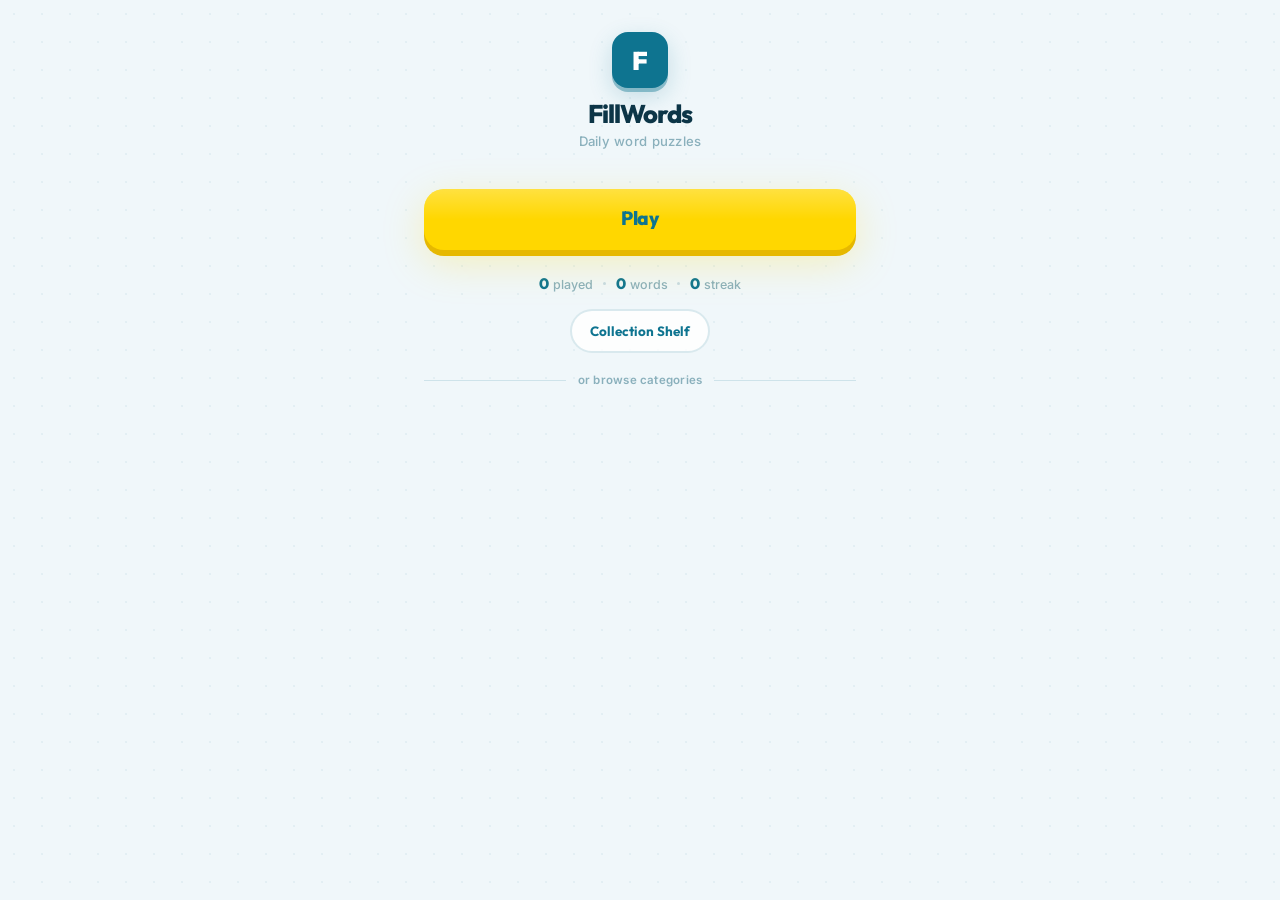
<file: public/game/index.html>
<!DOCTYPE html>
<html lang="en">

<head>
  <meta charset="UTF-8">
  <meta name="viewport" content="width=device-width, initial-scale=1.0, user-scalable=no, maximum-scale=1.0">
  <title>FillWords</title>
  <link rel="preconnect" href="https://fonts.googleapis.com">
  <link rel="preconnect" href="https://fonts.gstatic.com" crossorigin>
  <link
    href="https://fonts.googleapis.com/css2?family=Inter:wght@400;500;600;700&family=Outfit:wght@600;700;800&display=swap"
    rel="stylesheet">
  <link rel="stylesheet" href="game.css">
</head>

<body>
  <div id="app">
    <!-- Background Decor (Matches Dark Ocean Theme) -->
    <div id="bg-grid"></div>
    <div class="bg-orb orb-1"></div>
    <div class="bg-orb orb-2"></div>

    <!-- Menu Screen -->
    <div id="menu-screen" class="screen active">

      <!-- Centered hero content -->
      <div class="menu-center">

        <!-- Brand -->
        <div class="menu-brand">
          <div class="menu-brand-icon">F</div>
          <h1 class="menu-brand-title">FillWords</h1>
          <p class="menu-brand-sub">Daily word puzzles</p>
        </div>

        <!-- Hero Play Button (POTD) -->
        <button class="menu-play-btn" id="potd-play-btn">
          <span class="menu-play-label" id="potd-title">Play</span>
          <span class="menu-play-meta" id="potd-meta"></span>
        </button>

        <!-- Mini stats -->
        <div class="menu-stats">
          <div class="menu-stat"><span class="menu-stat-val" id="stat-levels">0</span> played</div>
          <div class="menu-stat-dot"></div>
          <div class="menu-stat"><span class="menu-stat-val" id="stat-words">0</span> words</div>
          <div class="menu-stat-dot"></div>
          <div class="menu-stat"><span class="menu-stat-val" id="stat-streak">0</span> streak</div>
        </div>

        <button id="open-collection-shelf" class="menu-secondary-btn">Collection Shelf</button>

        <!-- Divider -->
        <div class="menu-divider">
          <span class="menu-divider-line"></span>
          <span class="menu-divider-text">or browse categories</span>
          <span class="menu-divider-line"></span>
        </div>

        <!-- Categories (inside center block now) -->
        <div id="category-grid" class="menu-cats"></div>

      </div>

    </div>

    <div id="collection-screen" class="screen">
      <div class="screen-topbar">
        <button id="back-from-collections" class="back-btn">
          <svg width="16" height="16" viewBox="0 0 16 16" fill="none">
            <path d="M10 12L6 8L10 4" stroke="currentColor" stroke-width="1.5" stroke-linecap="round" stroke-linejoin="round" />
          </svg>
          Menu
        </button>
      </div>
      <div class="level-screen-header">
        <h2>Collection Shelf</h2>
        <p class="level-cat-desc">Browse every mastered and perfected set</p>
      </div>
      <div id="collection-grid" class="collection-grid"></div>
    </div>

    <!-- Level Select -->
    <div id="level-screen" class="screen">
      <div class="screen-topbar">
        <button id="back-to-menu" class="back-btn">
          <svg width="16" height="16" viewBox="0 0 16 16" fill="none">
            <path d="M10 12L6 8L10 4" stroke="currentColor" stroke-width="1.5" stroke-linecap="round"
              stroke-linejoin="round" />
          </svg>
          Categories
        </button>
      </div>
      <div class="level-screen-header">
        <h2 id="level-cat-name"></h2>
        <p id="level-cat-desc" class="level-cat-desc">Select a puzzle size</p>
        <div id="level-cat-mastery" class="level-cat-mastery"></div>
      </div>
      <div id="level-grid" class="level-grid"></div>
    </div>

    <!-- Game Screen -->
    <div id="game-screen" class="screen">
      <div class="game-toolbar">
        <button id="back-to-levels" class="back-btn" aria-label="Back to levels">
          <svg width="16" height="16" viewBox="0 0 16 16" fill="none">
            <path d="M10 12L6 8L10 4" stroke="currentColor" stroke-width="1.5" stroke-linecap="round"
              stroke-linejoin="round" />
          </svg>
          Back
        </button>
        <div class="game-info">
          <span id="game-level-title" class="game-level-title"></span>
          <span id="game-level-best" class="game-level-best"></span>
        </div>
        <button id="sound-toggle-game" class="sound-toggle icon-only" aria-label="Toggle sound">
          <svg id="sound-icon-game" viewBox="0 0 24 24" fill="none" stroke="currentColor" stroke-width="2"
            stroke-linecap="round" stroke-linejoin="round">
            <polygon points="11 5 6 9 2 9 2 15 6 15 11 19 11 5"></polygon>
            <path d="M19.07 4.93a10 10 0 0 1 0 14.14"></path>
            <path d="M15.54 8.46a5 5 0 0 1 0 7.07"></path>
          </svg>
        </button>
      </div>

      <div class="game-layout">
        <!-- The Words to Find (Top Tray) -->
        <div class="word-list-panel">
          <div id="word-list"></div>
        </div>

        <!-- The Word Search Board -->
        <div class="board-panel">
          <div id="board-container">
            <!-- SVG overlay for drawing swipe lines -->
            <svg id="swipe-overlay"></svg>
            <!-- Div grid for letters -->
            <div id="letter-grid"></div>
          </div>
        </div>
      </div>

      <!-- Tutorial Overlay -->
      <div id="game-tutorial" style="display: none;">
        <div class="tutorial-text" id="tutorial-text">Swipe to connect words!</div>
        <svg class="tutorial-hand" id="tutorial-hand" viewBox="0 0 24 24" fill="none" stroke="currentColor"
          stroke-width="2" stroke-linecap="round" stroke-linejoin="round">
          <path d="M18 11V6a2 2 0 0 0-2-2v0a2 2 0 0 0-2 2v0"></path>
          <path d="M14 10V4a2 2 0 0 0-2-2v0a2 2 0 0 0-2 2v2"></path>
          <path d="M10 10.5V6a2 2 0 0 0-2-2v0a2 2 0 0 0-2 2v8"></path>
          <path d="M18 8a2 2 0 1 1 4 0v6a8 8 0 0 1-8 8h-2c-2.8 0-4.5-.86-5.99-2.34l-3.6-3.6a2 2 0 0 1 2.83-2.82L7 15">
          </path>
        </svg>
      </div>
    </div>

    <!-- Win Screen -->
    <div id="win-screen" class="screen">
      <div class="win-content">
        <canvas id="confetti-canvas" class="confetti-canvas"></canvas>
        <div class="win-check">
          <svg width="60" height="60" viewBox="0 0 60 60" fill="none">
            <circle cx="30" cy="30" r="28" fill="#FFD70022" stroke="#FFD700" stroke-width="2.5" />
            <path d="M18 30L26 38L42 22" stroke="#0e7490" stroke-width="3.5" stroke-linecap="round"
              stroke-linejoin="round" />
          </svg>
        </div>
        <div class="win-title">Level Complete!</div>
        <div id="win-stars" class="win-stars" aria-label="Level stars"></div>
        <div id="win-record-note" class="win-record-note">Great solve!</div>
        <div class="win-stats">
          <span id="win-words-found" class="win-stat-value">0</span> words found
        </div>
        <div class="win-summary-grid">
          <div class="win-summary-card"><span class="win-summary-label">Time</span><span id="win-time" class="win-summary-value">0:00</span></div>
          <div class="win-summary-card"><span class="win-summary-label">Mistakes</span><span id="win-mistakes" class="win-summary-value">0</span></div>
          <div class="win-summary-card"><span class="win-summary-label">Hints</span><span id="win-hints" class="win-summary-value">0</span></div>
          <div class="win-summary-card"><span class="win-summary-label">Best Time</span><span id="win-best-time" class="win-summary-value">0:00</span></div>
        </div>
        <div id="win-collection-note" class="win-collection-note"></div>
        <div id="win-replay-prompt" class="win-replay-prompt">Beat your best next run.</div>
        <div class="win-actions">
          <button id="next-level" class="btn-game btn-primary-game">Next Level</button>
          <button id="play-again" class="btn-game btn-outline-game">Play Again</button>
          <button id="back-to-menu-win" class="btn-game btn-outline-game">Menu</button>
        </div>
      </div>
    </div>
  </div>

  <script src="https://cdnjs.cloudflare.com/ajax/libs/gsap/3.12.2/gsap.min.js"></script>
  <script type="module" src="game.js"></script>
</body>

</html>
</file>
<file: public/game/game.css>
/* =============================================
   FillWords Game — Modern Tactile UI
   Light theme with Teal background & Yellow accents
   ============================================= */

:root {
  /* Palette */
  --bg-gradient-start: #ccf0f7;
  --bg-gradient-end: #e8f8fb;
  --teal-dark: #0e7490;
  --teal: #0ea5e9;
  --teal-soft: rgba(14, 165, 233, 0.15);
  --yellow: #FFD700;
  --yellow-dark: #e6b800;
  --yellow-soft: rgba(255, 215, 0, 0.2);

  /* Surface */
  --surface: #ffffff;
  --surface-2: #f0f9ff;
  --border: rgba(14, 116, 144, 0.15);
  --border-strong: rgba(14, 116, 144, 0.3);

  /* Text */
  --text-primary: #0c3547;
  --text-secondary: #4a7a8a;
  --text-muted: #8ab0bc;

  /* Tile states */
  --tile-bg: #ffffff;
  --tile-border: rgba(14, 116, 144, 0.2);
  --tile-shadow: 0 4px 0 rgba(14, 116, 144, 0.25);
  --tile-selected-bg: var(--yellow);
  --tile-selected-shadow: 0 4px 0 var(--yellow-dark);
  --tile-found-bg: #e8f8fb;
  --tile-found-color: var(--teal-dark);

  /* Radii */
  --radius-sm: 8px;
  --radius-md: 14px;
  --radius-lg: 20px;
  --radius-xl: 28px;
  --radius-full: 9999px;

  /* Shadows */
  --shadow-sm: 0 2px 8px rgba(14, 116, 144, 0.1);
  --shadow-md: 0 6px 24px rgba(14, 116, 144, 0.15);
  --shadow-lg: 0 12px 40px rgba(14, 116, 144, 0.2);

  /* Fonts */
  --font-sans: 'Inter', system-ui, sans-serif;
  --font-display: 'Outfit', 'Inter', system-ui, sans-serif;
  --transition: 0.2s cubic-bezier(0.4, 0, 0.2, 1);
  --bounce: cubic-bezier(0.34, 1.56, 0.64, 1);
}

* { margin: 0; padding: 0; box-sizing: border-box; }

body {
  font-family: var(--font-sans);
  background: #f0f7fa;
  color: var(--text-primary);
  overflow: hidden;
  height: 100vh;
  height: 100dvh;
  width: 100vw;
  -webkit-font-smoothing: antialiased;
}

#app {
  width: 100%;
  height: 100%;
  position: relative;
  overflow: hidden;
}

/* ── Decorative background elements ── */
#bg-grid {
  position: absolute;
  inset: 0;
  background-image:
    radial-gradient(circle, rgba(14, 116, 144, 0.06) 1px, transparent 1px);
  background-size: 28px 28px;
  pointer-events: none;
  z-index: 0;
}

.bg-orb {
  display: none;
}
.orb-1 {
  display: none;
}
.orb-2 {
  display: none;
}

/* ==========================================
   BASE SCREENS
   ========================================== */
.screen {
  position: absolute;
  inset: 0;
  display: none;
  flex-direction: column;
  overflow: hidden;
  width: 100%;
  height: 100%;
  z-index: 10;
}

.screen.active {
  display: flex;
}

/* ==========================================
   MENU SCREEN — Premium Centered
   ========================================== */
#menu-screen {
  background: transparent;
  align-items: center;
  justify-content: flex-start;
  padding: 0;
  overflow-y: auto;
  overflow-x: hidden;
  position: relative;
}

/* ── Centered hero block ── */
.menu-center {
  display: flex;
  flex-direction: column;
  align-items: center;
  justify-content: flex-start;
  flex: 0 0 auto;
  gap: 0;
  padding: 2rem 1.5rem 2rem;
  position: relative;
  z-index: 1;
  max-width: 480px;
  width: 100%;
}

/* ── Brand identity ── */
.menu-brand {
  display: flex;
  flex-direction: column;
  align-items: center;
  gap: 0.4rem;
  margin-bottom: 2.5rem;
}

.menu-brand-icon {
  width: 56px;
  height: 56px;
  border-radius: 16px;
  background: var(--teal-dark);
  color: white;
  font-family: var(--font-display);
  font-size: 1.6rem;
  font-weight: 900;
  display: flex;
  align-items: center;
  justify-content: center;
  box-shadow: 0 4px 0 rgba(14,116,144,0.4), 0 8px 24px rgba(14,116,144,0.2);
  margin-bottom: 0.4rem;
  letter-spacing: -0.04em;
}

.menu-brand-title {
  font-family: var(--font-display);
  font-size: 1.6rem;
  font-weight: 800;
  color: var(--text-primary);
  letter-spacing: -0.04em;
  line-height: 1;
  margin: 0;
}

.menu-brand-sub {
  font-size: 0.82rem;
  color: var(--text-muted);
  font-weight: 500;
  margin: 0;
  letter-spacing: 0.02em;
}

/* ── Giant play button ── */
.menu-play-btn {
  width: 100%;
  padding: 1.1rem 2rem;
  background: var(--yellow);
  border: none;
  border-radius: var(--radius-lg);
  cursor: pointer;
  transition: all 0.3s cubic-bezier(0.34, 1.56, 0.64, 1);
  box-shadow: 0 6px 0 var(--yellow-dark), 0 12px 40px rgba(255,215,0,0.25);
  display: flex;
  flex-direction: column;
  align-items: center;
  gap: 0.15rem;
  position: relative;
  overflow: hidden;
  margin-bottom: 1.5rem;
}

.menu-play-btn::after {
  content: '';
  position: absolute;
  inset: 0;
  background: linear-gradient(180deg, rgba(255,255,255,0.25) 0%, transparent 50%);
  border-radius: inherit;
  pointer-events: none;
}

.menu-play-btn:hover {
  transform: translateY(-4px);
  box-shadow: 0 10px 0 var(--yellow-dark), 0 20px 60px rgba(255,215,0,0.3);
}

.menu-play-btn:active {
  transform: translateY(3px);
  box-shadow: 0 2px 0 var(--yellow-dark), 0 4px 16px rgba(255,215,0,0.15);
}

.menu-play-label {
  font-family: var(--font-display);
  font-size: 1.2rem;
  font-weight: 800;
  color: var(--teal-dark);
  letter-spacing: -0.01em;
  position: relative;
  z-index: 1;
}

.menu-play-meta {
  font-size: 0.72rem;
  font-weight: 600;
  color: rgba(14,116,144,0.6);
  position: relative;
  z-index: 1;
  letter-spacing: 0.02em;
}

/* ── Inline stats ── */
.menu-stats {
  display: flex;
  align-items: center;
  gap: 0.6rem;
  margin-bottom: 0;
}

.menu-stat {
  font-size: 0.78rem;
  color: var(--text-muted);
  font-weight: 500;
  display: flex;
  align-items: baseline;
  gap: 0.25rem;
}

.menu-stat-val {
  font-family: var(--font-display);
  font-size: 0.95rem;
  font-weight: 800;
  color: var(--teal-dark);
}

.menu-stat-dot {
  width: 3px;
  height: 3px;
  border-radius: 50%;
  background: var(--text-muted);
  opacity: 0.4;
}

.menu-secondary-btn {
  margin-top: 1rem;
  padding: 0.75rem 1.1rem;
  border-radius: var(--radius-full);
  border: 2px solid var(--border);
  background: rgba(255,255,255,0.82);
  color: var(--teal-dark);
  font-family: var(--font-display);
  font-size: 0.84rem;
  font-weight: 700;
  cursor: pointer;
  transition: all var(--transition);
}

.menu-secondary-btn:hover {
  transform: translateY(-2px);
  border-color: var(--teal);
  background: var(--surface);
}

/* ── Divider ── */
.menu-divider {
  display: flex;
  align-items: center;
  gap: 0.75rem;
  width: 100%;
  margin: 1.25rem 0 0.75rem;
}

.menu-divider-line {
  flex: 1;
  height: 1px;
  background: var(--border);
}

.menu-divider-text {
  font-size: 0.72rem;
  font-weight: 600;
  color: var(--text-muted);
  white-space: nowrap;
  letter-spacing: 0.02em;
}

/* ── Categories (inline in center block) ── */
.menu-cats {
  display: grid;
  grid-template-columns: repeat(2, 1fr);
  gap: 0.6rem;
  width: 100%;
}

/* ── Category pill — larger and more visible ── */
.category-card {
  background: white;
  border: 1.5px solid var(--border);
  border-radius: 22px;
  cursor: pointer;
  transition: all 0.25s cubic-bezier(0.34, 1.56, 0.64, 1);
  display: flex;
  align-items: center;
  justify-content: space-between;
  gap: 0.75rem;
  padding: 0.75rem 0.95rem;
  box-shadow: 0 2px 0 rgba(14,116,144,0.08);
  min-width: 0;
}

.category-card:hover {
  transform: translateY(-3px);
  box-shadow: 0 6px 16px rgba(14,116,144,0.14), 0 4px 0 rgba(14,116,144,0.12);
  border-color: var(--teal);
  background: white;
}

.category-card:active {
  transform: translateY(0);
  box-shadow: 0 1px 0 rgba(14,116,144,0.08);
}

.cat-body {
  display: flex;
  align-items: center;
  gap: 0.65rem;
  padding: 0;
  min-width: 0;
}

.cat-copy {
  display: flex;
  flex-direction: column;
  align-items: flex-start;
  gap: 0.18rem;
  min-width: 0;
  flex: 1;
}

.cat-emoji {
  font-size: 1.1rem;
  line-height: 1;
  flex-shrink: 0;
}

.cat-name {
  font-family: var(--font-display);
  font-size: 0.86rem;
  font-weight: 700;
  color: var(--text-primary);
  line-height: 1;
}

.cat-progress {
  font-size: 0.64rem;
  font-weight: 700;
  color: var(--text-secondary);
  letter-spacing: 0.02em;
}

.cat-visuals {
  display: flex;
  align-items: center;
  gap: 0.35rem;
  width: 100%;
  min-width: 0;
}

.cat-progress-bar {
  flex: 1;
  min-width: 54px;
  height: 6px;
  border-radius: var(--radius-full);
  background: rgba(14, 116, 144, 0.1);
  overflow: hidden;
}

.cat-progress-bar span {
  display: block;
  height: 100%;
  border-radius: inherit;
  background: linear-gradient(90deg, var(--teal), var(--yellow));
}

.cat-stars-mini {
  font-size: 0.64rem;
  font-weight: 800;
  color: var(--teal-dark);
}

.category-card.perfected {
  border-color: rgba(245, 158, 11, 0.45);
  box-shadow: 0 6px 20px rgba(245, 158, 11, 0.16), 0 2px 0 rgba(14,116,144,0.08);
}

.cat-mastery-badge {
  margin-top: 0.15rem;
  font-size: 0.62rem;
  font-weight: 800;
  color: #b45309;
  letter-spacing: 0.08em;
  text-transform: uppercase;
}

/* hide unused elements */
.cat-text, .cat-meta, .cat-chevron { display: none; }

/* Sound Toggle */
.sound-toggle {
  display: inline-flex;
  align-items: center;
  gap: 0.5rem;
  padding: 0.55rem 1.1rem;
  border-radius: var(--radius-full);
  background: var(--surface);
  border: 2px solid var(--border);
  color: var(--text-secondary);
  font-family: inherit;
  font-size: 0.82rem;
  font-weight: 600;
  cursor: pointer;
  margin-top: 1.25rem;
  transition: all var(--transition);
  box-shadow: var(--shadow-sm);
}

.sound-toggle:hover {
  border-color: var(--teal);
  color: var(--teal-dark);
  background: var(--teal-soft);
}

.sound-toggle.icon-only { padding: 0.55rem 0.7rem; }
.sound-toggle svg { width: 16px; height: 16px; flex-shrink: 0; }
.volume-slider-container { display: none; }

/* ==========================================
   LEVEL SELECT SCREEN
   ========================================== */
#level-screen {
  background: transparent;
}

#collection-screen {
  background: transparent;
}

.screen-topbar {
  padding: 1rem 1.5rem 0.75rem;
  position: relative;
  z-index: 2;
  flex-shrink: 0;
}

.back-btn {
  background: var(--surface);
  border: 2px solid var(--border);
  color: var(--text-secondary);
  padding: 0.5rem 1.1rem;
  border-radius: var(--radius-full);
  font-size: 0.85rem;
  font-weight: 600;
  display: inline-flex;
  align-items: center;
  gap: 0.4rem;
  cursor: pointer;
  transition: all var(--transition);
  font-family: inherit;
  box-shadow: var(--shadow-sm);
}

.back-btn:hover {
  border-color: var(--teal);
  color: var(--teal-dark);
  background: var(--teal-soft);
  transform: translateX(-2px);
}

.level-screen-header {
  text-align: center;
  padding: 0.5rem 1.5rem 1rem;
  flex-shrink: 0;
  position: relative;
  z-index: 1;
}

.level-screen-header h2 {
  font-family: var(--font-display);
  font-size: 1.75rem;
  font-weight: 800;
  color: var(--text-primary);
  letter-spacing: -0.025em;
  margin-bottom: 0.2rem;
}

.level-cat-desc {
  color: var(--text-muted);
  font-size: 0.9rem;
}

.level-cat-mastery {
  margin-top: 0.6rem;
  display: flex;
  justify-content: center;
  gap: 0.45rem;
  flex-wrap: wrap;
}

.mastery-pill {
  display: inline-flex;
  align-items: center;
  gap: 0.35rem;
  padding: 0.35rem 0.7rem;
  border-radius: var(--radius-full);
  background: rgba(255, 255, 255, 0.8);
  border: 1px solid var(--border);
  font-size: 0.72rem;
  font-weight: 800;
  color: var(--teal-dark);
  letter-spacing: 0.05em;
  text-transform: uppercase;
}

.mastery-pill.subtle {
  color: var(--text-secondary);
  font-weight: 700;
}

.level-grid {
  display: grid;
  grid-template-columns: repeat(auto-fit, minmax(200px, 1fr));
  gap: 0.85rem;
  padding: 0 1.5rem 1.5rem;
  max-width: 760px;
  margin: 0 auto;
  width: 100%;
  position: relative;
  z-index: 1;
  align-content: start;
  flex-grow: 1;
  overflow-y: auto;
}

.collection-grid {
  display: grid;
  grid-template-columns: repeat(auto-fit, minmax(240px, 1fr));
  gap: 0.9rem;
  padding: 0 1.5rem 1.5rem;
  max-width: 900px;
  margin: 0 auto;
  width: 100%;
  overflow-y: auto;
}

.collection-card {
  background: rgba(255,255,255,0.9);
  border: 2px solid var(--border);
  border-radius: var(--radius-lg);
  padding: 1rem 1.1rem;
  box-shadow: var(--shadow-sm);
  display: flex;
  flex-direction: column;
  gap: 0.65rem;
}

.collection-card.perfected {
  border-color: rgba(245, 158, 11, 0.45);
  box-shadow: 0 12px 28px rgba(245, 158, 11, 0.16);
}

.collection-top {
  display: flex;
  justify-content: space-between;
  gap: 0.75rem;
  align-items: flex-start;
}

.collection-title {
  font-family: var(--font-display);
  font-size: 1rem;
  font-weight: 800;
  color: var(--text-primary);
}

.collection-status {
  font-size: 0.68rem;
  font-weight: 800;
  letter-spacing: 0.08em;
  text-transform: uppercase;
  color: #b45309;
}

.collection-stats {
  display: flex;
  gap: 0.45rem;
  flex-wrap: wrap;
}

.collection-stat {
  padding: 0.32rem 0.55rem;
  border-radius: var(--radius-full);
  background: var(--surface-2);
  border: 1px solid var(--border);
  font-size: 0.68rem;
  font-weight: 700;
  color: var(--text-secondary);
}

/* Level Card */
.level-card {
  background: var(--surface);
  border: 2px solid var(--border);
  border-radius: var(--radius-md);
  padding: 1.1rem 1.25rem;
  cursor: pointer;
  transition: all var(--bounce) 0.25s;
  display: flex;
  justify-content: space-between;
  align-items: center;
  gap: 0.75rem;
  box-shadow: var(--shadow-sm), 0 3px 0 rgba(14, 116, 144, 0.15);
  font-family: inherit;
}

.level-meta-left {
  display: flex;
  flex-direction: column;
  align-items: flex-start;
  gap: 0.3rem;
}

.level-card:hover {
  transform: translateY(-4px);
  border-color: var(--yellow-dark);
  box-shadow: var(--shadow-md), 0 6px 0 var(--yellow-dark);
}

.level-card:active {
  transform: translateY(1px);
  box-shadow: var(--shadow-sm), 0 1px 0 var(--yellow-dark);
}

.level-title {
  font-family: var(--font-display);
  font-size: 1rem;
  font-weight: 700;
  color: var(--text-primary);
  display: flex;
  align-items: center;
  gap: 0.4rem;
}

.level-diff {
  font-size: 0.7rem;
  padding: 0.3rem 0.65rem;
  background: var(--teal-soft);
  border-radius: var(--radius-full);
  color: var(--teal-dark);
  text-transform: uppercase;
  letter-spacing: 0.06em;
  font-weight: 700;
}

.level-stars {
  display: flex;
  gap: 0.2rem;
}

.star-chip {
  font-size: 0.9rem;
  color: #cbd5e1;
  line-height: 1;
}

.star-chip.filled {
  color: #f59e0b;
  text-shadow: 0 1px 0 rgba(180, 83, 9, 0.2);
}

.level-best {
  font-size: 0.72rem;
  font-weight: 700;
  color: var(--text-secondary);
  letter-spacing: 0.03em;
}

.level-meta-right {
  display: flex;
  flex-direction: column;
  align-items: flex-end;
  gap: 0.4rem;
}

.level-badge {
  font-size: 0.66rem;
  padding: 0.25rem 0.5rem;
  border-radius: var(--radius-full);
  background: rgba(255, 215, 0, 0.15);
  color: #a16207;
  font-weight: 800;
  letter-spacing: 0.06em;
  text-transform: uppercase;
}

/* Level Locked State */
.level-card.locked {
  opacity: 0.45;
  cursor: not-allowed;
  filter: grayscale(60%);
}
.level-card.locked:hover {
  transform: none;
  border-color: var(--border);
  box-shadow: var(--shadow-sm), 0 3px 0 rgba(14, 116, 144, 0.15);
}

/* ==========================================
   GAME SCREEN
   ========================================== */
#game-screen { background: transparent; }

.game-toolbar {
  display: grid;
  grid-template-columns: auto minmax(0, 1fr) auto;
  align-items: center;
  gap: 0.5rem;
  padding: 0.45rem 0.75rem;
  border-bottom: 1px solid var(--border);
  background: rgba(255, 255, 255, 0.75);
  backdrop-filter: blur(16px);
  -webkit-backdrop-filter: blur(16px);
  z-index: 20;
  flex-shrink: 0;
}

.game-toolbar .back-btn,
.game-toolbar .sound-toggle {
  margin-top: 0;
  min-height: 38px;
}

.game-toolbar .back-btn {
  padding: 0.45rem 0.75rem;
  font-size: 0.78rem;
}

.game-toolbar .sound-toggle.icon-only {
  padding: 0.45rem 0.55rem;
}

.game-info {
  min-width: 0;
  text-align: center;
  display: flex;
  flex-direction: column;
  align-items: center;
  justify-content: center;
  gap: 0.08rem;
  line-height: 1.05;
}

.game-level-title {
  font-family: var(--font-display);
  font-size: 0.94rem;
  font-weight: 700;
  color: var(--text-primary);
  letter-spacing: -0.01em;
  max-width: 100%;
  overflow: hidden;
  text-overflow: ellipsis;
  white-space: nowrap;
}

.game-level-best {
  display: block;
  margin-top: 0;
  font-size: 0.64rem;
  font-weight: 700;
  color: var(--text-secondary);
  letter-spacing: 0.03em;
  text-transform: uppercase;
  max-width: 100%;
  overflow: hidden;
  text-overflow: ellipsis;
  white-space: nowrap;
}

/* ── Word List Top Tray ── */
.game-layout {
  display: flex;
  flex: 1;
  flex-direction: column;
  overflow: hidden;
  position: relative;
  z-index: 10;
}

.word-list-panel {
  padding: 0.75rem 1.25rem;
  background: rgba(255, 255, 255, 0.6);
  backdrop-filter: blur(10px);
  -webkit-backdrop-filter: blur(10px);
  border-bottom: 1px solid var(--border);
  flex-shrink: 0;
  overflow-x: auto;
  overflow-y: hidden;
  /* Hide scrollbar but keep functionality */
  scrollbar-width: none;
}
.word-list-panel::-webkit-scrollbar { display: none; }

#word-list {
  display: flex;
  flex-direction: row;
  flex-wrap: wrap;
  gap: 0.5rem;
  justify-content: center;
}

.word-item {
  background: var(--surface);
  border: 2px solid var(--border);
  padding: 0.35rem 0.85rem;
  border-radius: var(--radius-full);
  font-family: var(--font-display);
  font-size: 0.88rem;
  font-weight: 700;
  color: var(--text-primary);
  letter-spacing: 0.08em;
  transition: all 0.3s var(--bounce);
  white-space: nowrap;
  box-shadow: 0 2px 0 rgba(14, 116, 144, 0.12);
}

.word-item.found {
  background: var(--yellow);
  border-color: var(--yellow-dark);
  color: var(--teal-dark);
  text-decoration: line-through;
  opacity: 0.75;
  box-shadow: 0 2px 0 var(--yellow-dark);
  transform: scale(0.95);
}

/* ── Board Panel ── */
.board-panel {
  flex: 1;
  display: flex;
  align-items: center;
  justify-content: center;
  padding: 1.5rem;
  position: relative;
  overflow: hidden;
}

#board-container {
  --tile-size-base: 48px;
  --tile-font-size-base: 21px;
  --board-gap-base: 7px;
  --board-padding-base: 16px;
  --tile-size: 48px;
  --tile-font-size: 21px;
  --board-gap: 7px;
  --board-padding: 16px;
  position: relative;
  background: rgba(255, 255, 255, 0.85);
  backdrop-filter: blur(8px);
  -webkit-backdrop-filter: blur(8px);
  padding: var(--board-padding);
  border-radius: var(--radius-xl);
  border: 2px solid rgba(14, 116, 144, 0.12);
  box-shadow: var(--shadow-lg), 0 0 0 6px rgba(255, 255, 255, 0.5);
  user-select: none;
  touch-action: none;
  box-sizing: border-box;
  width: fit-content;
  height: fit-content;
  max-width: 100%;
  max-height: 100%;
}

#letter-grid {
  display: grid;
  gap: var(--board-gap);
  position: relative;
  z-index: 2;
}

.letter-tile {
  width: var(--tile-size);
  height: var(--tile-size);
  box-sizing: border-box;
  background: var(--tile-bg);
  border: 2px solid var(--tile-border);
  border-radius: var(--radius-md);
  display: flex;
  align-items: center;
  justify-content: center;
  font-family: var(--font-display);
  font-size: var(--tile-font-size);
  font-weight: 800;
  color: var(--text-primary);
  cursor: pointer;
  transition: transform 0.1s, box-shadow 0.1s, background 0.15s;
  box-shadow: var(--tile-shadow);
  /* Tactile depth */
  position: relative;
  top: 0;
}

@media (hover: hover) {
  .letter-tile:hover {
    background: var(--surface-2);
    transform: translateY(-2px);
    box-shadow: 0 6px 0 rgba(14, 116, 144, 0.2);
  }
}

.letter-tile.selected {
  background: var(--tile-selected-bg);
  color: var(--teal-dark);
  border-color: var(--yellow-dark);
  box-shadow: var(--tile-selected-shadow);
  transform: translateY(-2px) scale(1.06);
}

.letter-tile.found {
  background: var(--tile-found-bg);
  color: var(--tile-found-color);
  border-color: rgba(14, 116, 144, 0.25);
  box-shadow: 0 2px 0 rgba(14, 116, 144, 0.1);
  font-weight: 700;
}

/* ── SVG Swipe Overlay ── */
#swipe-overlay {
  position: absolute;
  top: 1rem; left: 1rem; right: 1rem; bottom: 1rem;
  z-index: 1;
  pointer-events: none;
  width: calc(100% - 2rem);
  height: calc(100% - 2rem);
}

.swipe-line {
  stroke: var(--yellow);
  stroke-width: 16;
  stroke-linecap: round;
  stroke-linejoin: round;
  fill: none;
  opacity: 0.7;
  transition: stroke 0.2s ease;
}

.swipe-line.crossing {
  stroke: #a855f7;
  opacity: 0.75;
}

.found-line {
  stroke-width: 14;
  stroke-linecap: round;
  stroke-linejoin: round;
  fill: none;
}

/* Found line color variants */
.found-line-yellow { stroke: rgba(255, 215, 0, 0.45); }
.found-line-purple { stroke: rgba(168, 85, 247, 0.4); }
.found-line-lightblue { stroke: rgba(56, 189, 248, 0.4); }

/* Purple crossing state for tiles (during active swipe) */
.letter-tile.selected.crossing {
  background: #e9d5ff;
  border-color: #a855f7;
  color: #6b21a8;
  box-shadow: 0 4px 0 rgba(168, 85, 247, 0.3);
}

/* ── Found tile color variants ── */
.letter-tile.found.word-color-yellow {
  background: #fef9c3;
  color: #854d0e;
  border-color: rgba(234, 179, 8, 0.4);
  box-shadow: 0 2px 0 rgba(234, 179, 8, 0.2);
}

.letter-tile.found.word-color-purple {
  background: #f3e8ff;
  color: #6b21a8;
  border-color: rgba(168, 85, 247, 0.4);
  box-shadow: 0 2px 0 rgba(168, 85, 247, 0.2);
}

.letter-tile.found.word-color-lightblue {
  background: #e0f2fe;
  color: #0369a1;
  border-color: rgba(56, 189, 248, 0.4);
  box-shadow: 0 2px 0 rgba(56, 189, 248, 0.2);
}

/* ── Word list item color variants ── */
.word-item.found.word-color-yellow {
  background: var(--yellow);
  border-color: var(--yellow-dark);
  color: var(--teal-dark);
}

.word-item.found.word-color-purple {
  background: #d8b4fe;
  border-color: #a855f7;
  color: #581c87;
}

.word-item.found.word-color-lightblue {
  background: #7dd3fc;
  border-color: #38bdf8;
  color: #0c4a6e;
}

/* ── Shared tile (used by 2+ words) ── */
.letter-tile.found.word-shared {
  background: linear-gradient(135deg, #fef9c3 0%, #f3e8ff 50%, #e0f2fe 100%);
  border: 2.5px solid #a855f7;
  color: #1e293b;
  font-weight: 900;
  box-shadow: 0 0 8px rgba(168, 85, 247, 0.3), 0 2px 0 rgba(14, 116, 144, 0.15);
  position: relative;
}

/* Small diamond indicator on shared tiles */
.letter-tile.found.word-shared::after {
  content: '◆';
  position: absolute;
  top: 1px;
  right: 3px;
  font-size: 0.45rem;
  color: #a855f7;
  line-height: 1;
}

/* ==========================================
   WIN SCREEN
   ========================================== */
#win-screen {
  z-index: 100;
  justify-content: center;
  align-items: center;
  background: rgba(204, 240, 247, 0.6);
  backdrop-filter: blur(20px);
  -webkit-backdrop-filter: blur(20px);
}

.win-content {
  background: var(--surface);
  border: 2px solid var(--border);
  padding: 3rem 3.5rem;
  border-radius: var(--radius-xl);
  text-align: center;
  box-shadow: var(--shadow-lg);
  position: relative;
  z-index: 10;
  overflow: hidden;
  max-width: 400px;
  width: 90%;
}

.confetti-canvas {
  position: absolute;
  inset: 0;
  width: 100%;
  height: 100%;
  pointer-events: none;
  z-index: 0;
}

.win-check {
  position: relative;
  z-index: 1;
  margin-bottom: 0.25rem;
}

.win-title {
  font-family: var(--font-display);
  font-size: 2rem;
  font-weight: 800;
  color: var(--text-primary);
  margin: 1rem 0 0.5rem;
  position: relative;
  z-index: 1;
  letter-spacing: -0.03em;
}

.win-stars {
  display: flex;
  justify-content: center;
  gap: 0.25rem;
  position: relative;
  z-index: 1;
  margin-bottom: 0.35rem;
}

.win-stars .star-chip {
  font-size: 1.4rem;
}

.win-record-note {
  color: var(--teal-dark);
  font-weight: 800;
  font-size: 0.85rem;
  letter-spacing: 0.04em;
  text-transform: uppercase;
  position: relative;
  z-index: 1;
  margin-bottom: 0.9rem;
}

.win-stats {
  font-size: 1rem;
  color: var(--text-secondary);
  margin-bottom: 2rem;
  position: relative;
  z-index: 1;
  font-weight: 600;
}

.win-summary-grid {
  display: grid;
  grid-template-columns: repeat(2, minmax(0, 1fr));
  gap: 0.7rem;
  margin-bottom: 1.6rem;
  position: relative;
  z-index: 1;
}

.win-summary-card {
  background: rgba(240, 249, 255, 0.9);
  border: 1px solid rgba(14, 116, 144, 0.14);
  border-radius: var(--radius-md);
  padding: 0.75rem 0.8rem;
  display: flex;
  flex-direction: column;
  gap: 0.2rem;
}

.win-summary-label {
  font-size: 0.72rem;
  text-transform: uppercase;
  letter-spacing: 0.08em;
  color: var(--text-secondary);
  font-weight: 800;
}

.win-summary-value {
  font-family: var(--font-display);
  font-size: 1.1rem;
  font-weight: 800;
  color: var(--text-primary);
}

.win-replay-prompt {
  margin: -0.1rem 0 1.2rem;
  font-size: 0.8rem;
  font-weight: 700;
  color: var(--text-secondary);
  letter-spacing: 0.04em;
}

.win-collection-note {
  margin: -0.15rem 0 0.85rem;
  min-height: 1em;
  font-size: 0.76rem;
  font-weight: 800;
  color: #b45309;
  letter-spacing: 0.05em;
  text-transform: uppercase;
}

.win-stat-value {
  font-size: 1.5rem;
  font-family: var(--font-display);
  font-weight: 800;
  color: var(--teal-dark);
  margin-right: 0.25rem;
}

.win-actions {
  display: flex;
  gap: 0.75rem;
  justify-content: center;
  flex-wrap: wrap;
  position: relative;
  z-index: 1;
}

/* Game Buttons */
.btn-game {
  padding: 0.75rem 1.5rem;
  border-radius: var(--radius-full);
  font-weight: 700;
  font-size: 0.9rem;
  cursor: pointer;
  border: 2px solid transparent;
  transition: all var(--bounce) 0.25s;
  font-family: var(--font-display);
  letter-spacing: 0.01em;
}

.btn-primary-game {
  background: var(--yellow);
  color: var(--teal-dark);
  border-color: var(--yellow-dark);
  box-shadow: 0 4px 0 var(--yellow-dark);
}

.btn-primary-game:hover {
  transform: translateY(-3px);
  box-shadow: 0 8px 0 var(--yellow-dark);
}

.btn-primary-game:active {
  transform: translateY(2px);
  box-shadow: 0 1px 0 var(--yellow-dark);
}

.btn-outline-game {
  background: var(--surface);
  color: var(--text-secondary);
  border-color: var(--border-strong);
  box-shadow: 0 4px 0 rgba(14, 116, 144, 0.15);
}

.btn-outline-game:hover {
  background: var(--teal-soft);
  border-color: var(--teal);
  color: var(--teal-dark);
  transform: translateY(-3px);
  box-shadow: 0 8px 0 rgba(14, 116, 144, 0.2);
}

.btn-outline-game:active {
  transform: translateY(2px);
  box-shadow: 0 1px 0 rgba(14, 116, 144, 0.15);
}

/* ==========================================
   TUTORIAL
   ========================================== */
#game-tutorial {
  position: absolute;
  inset: 0;
  z-index: 50;
  pointer-events: none;
}

.tutorial-text { display: none; }

.tutorial-hand {
  position: absolute;
  top: 0; left: 0;
  width: 44px;
  height: 44px;
  color: var(--teal-dark);
  filter: drop-shadow(0 4px 8px rgba(14, 116, 144, 0.4));
}

/* ==========================================
   ANIMATIONS
   ========================================== */
@keyframes shakeHint {
  0%, 100% { transform: translateX(0) rotate(0); }
  20% { transform: translateX(-5px) rotate(-4deg); }
  40% { transform: translateX(5px) rotate(4deg); }
  60% { transform: translateX(-5px) rotate(-4deg); }
  80% { transform: translateX(5px) rotate(4deg); }
}

.hint-shake {
  animation: shakeHint 0.5s ease-in-out;
  border-color: var(--yellow-dark) !important;
  box-shadow: 0 0 0 3px var(--yellow-soft), var(--tile-shadow) !important;
}

.tile-fall {
  animation: tileFall 1s cubic-bezier(0.55, 0.085, 0.68, 0.53) forwards;
}

@keyframes tileFall {
  0% { transform: translateY(0) rotate(0); opacity: 1; }
  20% { transform: translateY(-16px) rotate(4deg); opacity: 1; }
  100% { transform: translateY(800px) rotate(40deg); opacity: 0; }
}

/* ==========================================
   RESPONSIVE
   ========================================== */
@media (max-height: 640px) {
  .game-logo { font-size: 2.2rem; }
  .category-grid { gap: 0.65rem; }
  .cat-body { padding: 0.9rem 0.75rem; }
  .cat-emoji { font-size: 1.5rem; }
}

@media (max-width: 480px) {
  .game-toolbar {
    padding: 0.4rem 0.55rem;
    gap: 0.35rem;
  }

  .game-toolbar .back-btn {
    padding: 0.42rem 0.55rem;
    min-width: 0;
  }

  .game-level-title {
    font-size: 0.86rem;
  }

  .game-level-best {
    font-size: 0.58rem;
  }

  .menu-center {
    padding-inline: 1rem;
  }

  .menu-cats {
    grid-template-columns: 1fr;
    gap: 0.55rem;
  }

  .category-card {
    padding: 0.7rem 0.8rem;
    border-radius: 18px;
  }

  .cat-body {
    width: 100%;
    align-items: flex-start;
    gap: 0.55rem;
  }

  .cat-visuals {
    display: grid;
    grid-template-columns: minmax(0, 1fr) auto auto;
    align-items: center;
    column-gap: 0.4rem;
    row-gap: 0.2rem;
  }

  .cat-progress-bar {
    min-width: 0;
  }

  .cat-progress,
  .cat-stars-mini,
  .cat-mastery-badge {
    white-space: nowrap;
  }

  #board-container {
    --tile-size: 34px;
    --tile-font-size: 16px;
    --board-gap: 3px;
    --board-padding: 8px;
  }
  .board-panel { padding: 0.5rem; }
  .word-item { font-size: 0.75rem; padding: 0.25rem 0.5rem; }
  .win-content { padding: 1.5rem 1.25rem; }
}

@media (max-width: 360px) {
  .game-toolbar {
    grid-template-columns: auto minmax(0, 1fr) auto;
  }

  .game-toolbar .back-btn {
    font-size: 0.72rem;
  }

  .menu-center {
    padding-inline: 0.85rem;
  }

  .category-card {
    padding: 0.65rem 0.75rem;
  }

  .cat-visuals {
    grid-template-columns: minmax(0, 1fr);
  }

  .cat-progress,
  .cat-stars-mini {
    font-size: 0.6rem;
  }

  #board-container {
    --tile-size: 30px;
    --tile-font-size: 14px;
    --board-gap: 3px;
    --board-padding: 6px;
  }
  .letter-tile { border-radius: var(--radius-sm); }
}
</file>
